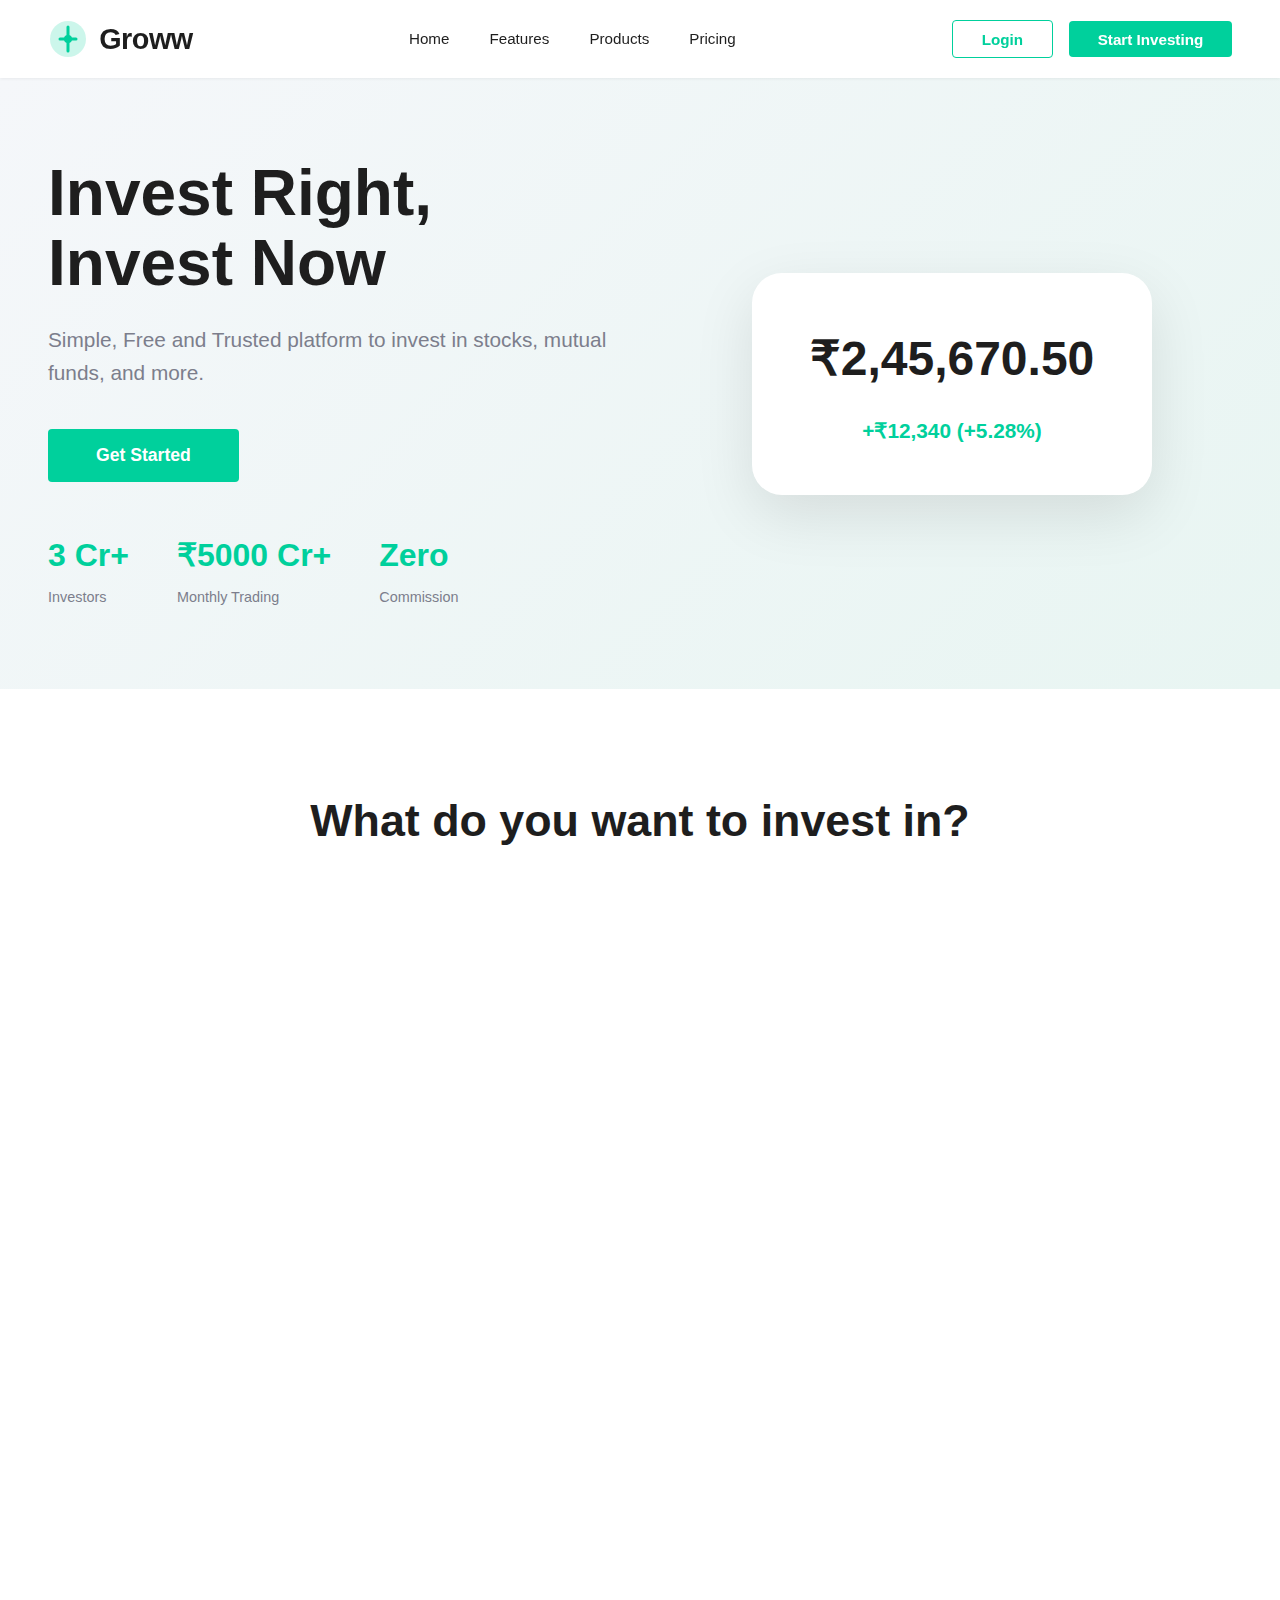
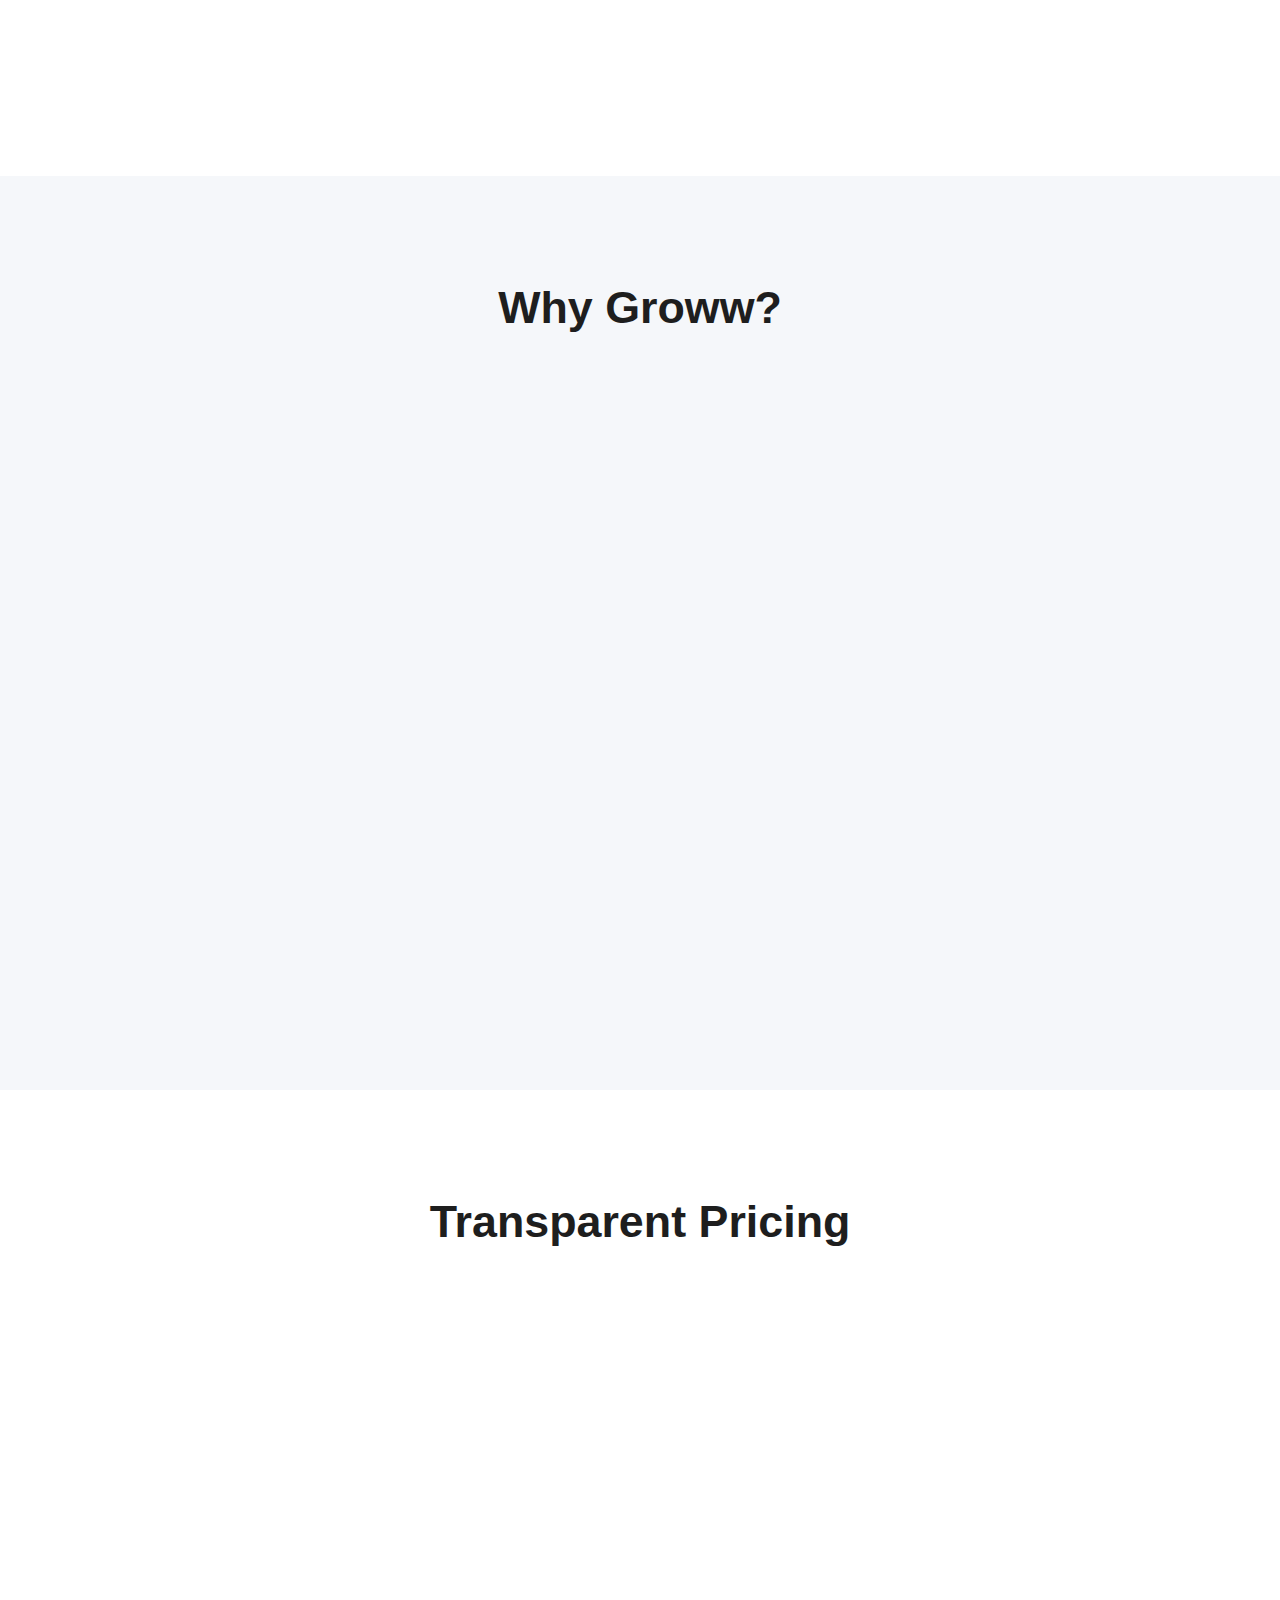
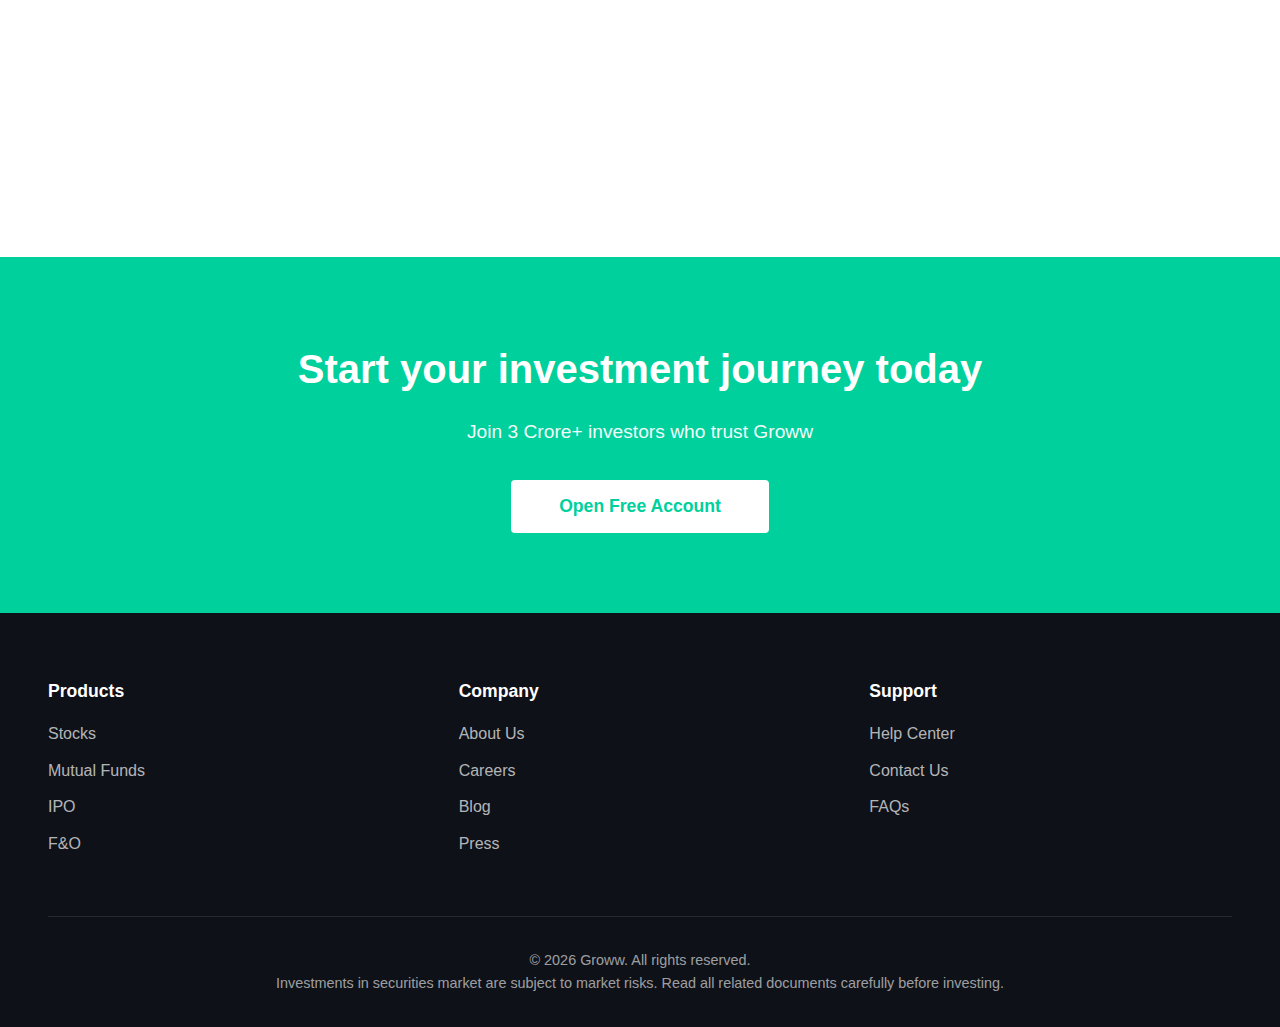
<file: website/index.html>
<!DOCTYPE html>
<html lang="en">
<head>
    <meta charset="UTF-8">
    <meta name="viewport" content="width=device-width, initial-scale=1.0">
    <title>Groww - Simple & Trusted Investment Platform</title>
    <link rel="stylesheet" href="styles.css">
</head>
<body>
    <nav class="navbar">
        <div class="nav-container">
            <div class="logo">
                <svg class="logo-icon" viewBox="0 0 40 40" width="40" height="40">
                    <circle cx="20" cy="20" r="18" fill="#00d09c" opacity="0.2"/>
                    <path d="M20 8 L20 32 M12 20 L28 20" stroke="#00d09c" stroke-width="3" stroke-linecap="round"/>
                    <circle cx="20" cy="20" r="4" fill="#00d09c"/>
                </svg>
                <span class="logo-text">Groww</span>
            </div>
            <ul class="nav-menu">
                <li><a href="#home">Home</a></li>
                <li><a href="#features">Features</a></li>
                <li><a href="#products">Products</a></li>
                <li><a href="#pricing">Pricing</a></li>
            </ul>
            <div class="nav-actions">
                <button class="login-btn-outline" onclick="window.location.href='login.html'">Login</button>
                <button class="login-btn" onclick="window.location.href='login.html'">Start Investing</button>
            </div>
        </div>
    </nav>

    <section id="home" class="hero">
        <div class="hero-content">
            <div class="hero-text">
                <h1>Invest Right,<br>Invest Now</h1>
                <p>Simple, Free and Trusted platform to invest in stocks, mutual funds, and more.</p>
                <div class="hero-buttons">
                    <button class="btn-primary" onclick="window.location.href='login.html'">Get Started</button>
                </div>
                <div class="trust-indicators">
                    <div class="indicator">
                        <div class="indicator-number">3 Cr+</div>
                        <div class="indicator-label">Investors</div>
                    </div>
                    <div class="indicator">
                        <div class="indicator-number">₹5000 Cr+</div>
                        <div class="indicator-label">Monthly Trading</div>
                    </div>
                    <div class="indicator">
                        <div class="indicator-number">Zero</div>
                        <div class="indicator-label">Commission</div>
                    </div>
                </div>
            </div>
            <div class="hero-image">
                <div class="phone-mockup">
                    <div class="mockup-content">
                        <div class="mock-portfolio">
                            <div class="mock-balance">₹2,45,670.50</div>
                            <div class="mock-profit">+₹12,340 (+5.28%)</div>
                        </div>
                    </div>
                </div>
            </div>
        </div>
    </section>

    <section id="products" class="products">
        <div class="container">
            <h2>What do you want to invest in?</h2>
            <div class="products-grid">
                <div class="product-card">
                    <div class="product-icon">📈</div>
                    <h3>Stocks</h3>
                    <p>Invest in 5000+ companies listed on NSE & BSE</p>
                    <div class="product-features">
                        <span>✓ Zero Commission</span>
                        <span>✓ Real-time Data</span>
                    </div>
                </div>
                <div class="product-card">
                    <div class="product-icon">💼</div>
                    <h3>Mutual Funds</h3>
                    <p>Discover 3000+ mutual funds from top AMCs</p>
                    <div class="product-features">
                        <span>✓ SIP Available</span>
                        <span>✓ Zero Commission</span>
                    </div>
                </div>
                <div class="product-card">
                    <div class="product-icon">🎯</div>
                    <h3>IPO</h3>
                    <p>Apply for upcoming IPOs with zero fees</p>
                    <div class="product-features">
                        <span>✓ Easy Application</span>
                        <span>✓ No Hidden Charges</span>
                    </div>
                </div>
                <div class="product-card">
                    <div class="product-icon">⚡</div>
                    <h3>F&O Trading</h3>
                    <p>Trade in Futures & Options with low brokerage</p>
                    <div class="product-features">
                        <span>✓ Advanced Charts</span>
                        <span>✓ Fast Execution</span>
                    </div>
                </div>
                <div class="product-card">
                    <div class="product-icon">🏛️</div>
                    <h3>ETFs</h3>
                    <p>Invest in Exchange Traded Funds</p>
                    <div class="product-features">
                        <span>✓ Low Cost</span>
                        <span>✓ Diversified</span>
                    </div>
                </div>
                <div class="product-card">
                    <div class="product-icon">💰</div>
                    <h3>Gold</h3>
                    <p>Buy and sell digital gold starting at ₹10</p>
                    <div class="product-features">
                        <span>✓ 24K Pure Gold</span>
                        <span>✓ Secure Storage</span>
                    </div>
                </div>
            </div>
        </div>
    </section>

    <section id="features" class="features-section">
        <div class="container">
            <h2>Why Groww?</h2>
            <div class="features-grid">
                <div class="feature-item">
                    <div class="feature-icon">🚀</div>
                    <h3>Simple & Easy</h3>
                    <p>Investing made simple for everyone. Start with just ₹100</p>
                </div>
                <div class="feature-item">
                    <div class="feature-icon">🔒</div>
                    <h3>100% Secure</h3>
                    <p>Your data and money are completely safe with bank-level encryption</p>
                </div>
                <div class="feature-item">
                    <div class="feature-icon">💵</div>
                    <h3>Zero Commission</h3>
                    <p>No commission on stocks, mutual funds, and IPO investments</p>
                </div>
                <div class="feature-item">
                    <div class="feature-icon">📱</div>
                    <h3>Powerful Platform</h3>
                    <p>Trade on-the-go with our mobile app and web platform</p>
                </div>
            </div>
        </div>
    </section>

    <section id="pricing" class="pricing-section">
        <div class="container">
            <h2>Transparent Pricing</h2>
            <div class="pricing-grid">
                <div class="pricing-card">
                    <h3>Stocks & IPO</h3>
                    <div class="price">₹0</div>
                    <p class="price-desc">Forever Free</p>
                    <ul class="price-features">
                        <li>✓ Zero brokerage on delivery</li>
                        <li>✓ No account opening charges</li>
                        <li>✓ No AMC charges</li>
                    </ul>
                </div>
                <div class="pricing-card featured">
                    <div class="popular-badge">Most Popular</div>
                    <h3>Mutual Funds</h3>
                    <div class="price">₹0</div>
                    <p class="price-desc">Forever Free</p>
                    <ul class="price-features">
                        <li>✓ Zero commission on all MFs</li>
                        <li>✓ SIP starts at ₹100</li>
                        <li>✓ Direct mutual funds</li>
                    </ul>
                </div>
                <div class="pricing-card">
                    <h3>F&O & Intraday</h3>
                    <div class="price">₹20</div>
                    <p class="price-desc">Per Trade</p>
                    <ul class="price-features">
                        <li>✓ Flat ₹20 per trade</li>
                        <li>✓ Or 0.05% (whichever is lower)</li>
                        <li>✓ No hidden charges</li>
                    </ul>
                </div>
            </div>
        </div>
    </section>

    <section class="cta-section">
        <div class="container">
            <h2>Start your investment journey today</h2>
            <p>Join 3 Crore+ investors who trust Groww</p>
            <button class="btn-primary" onclick="window.location.href='login.html'">Open Free Account</button>
        </div>
    </section>

    <footer>
        <div class="container">
            <div class="footer-content">
                <div class="footer-section">
                    <h4>Products</h4>
                    <ul>
                        <li><a href="#">Stocks</a></li>
                        <li><a href="#">Mutual Funds</a></li>
                        <li><a href="#">IPO</a></li>
                        <li><a href="#">F&O</a></li>
                    </ul>
                </div>
                <div class="footer-section">
                    <h4>Company</h4>
                    <ul>
                        <li><a href="#">About Us</a></li>
                        <li><a href="#">Careers</a></li>
                        <li><a href="#">Blog</a></li>
                        <li><a href="#">Press</a></li>
                    </ul>
                </div>
                <div class="footer-section">
                    <h4>Support</h4>
                    <ul>
                        <li><a href="#">Help Center</a></li>
                        <li><a href="#">Contact Us</a></li>
                        <li><a href="#">FAQs</a></li>
                    </ul>
                </div>
            </div>
            <div class="footer-bottom">
                <p>&copy; 2026 Groww. All rights reserved.</p>
                <p>Investments in securities market are subject to market risks. Read all related documents carefully before investing.</p>
            </div>
        </div>
    </footer>
    <script src="script.js"></script>
</body>
</html>
</file>
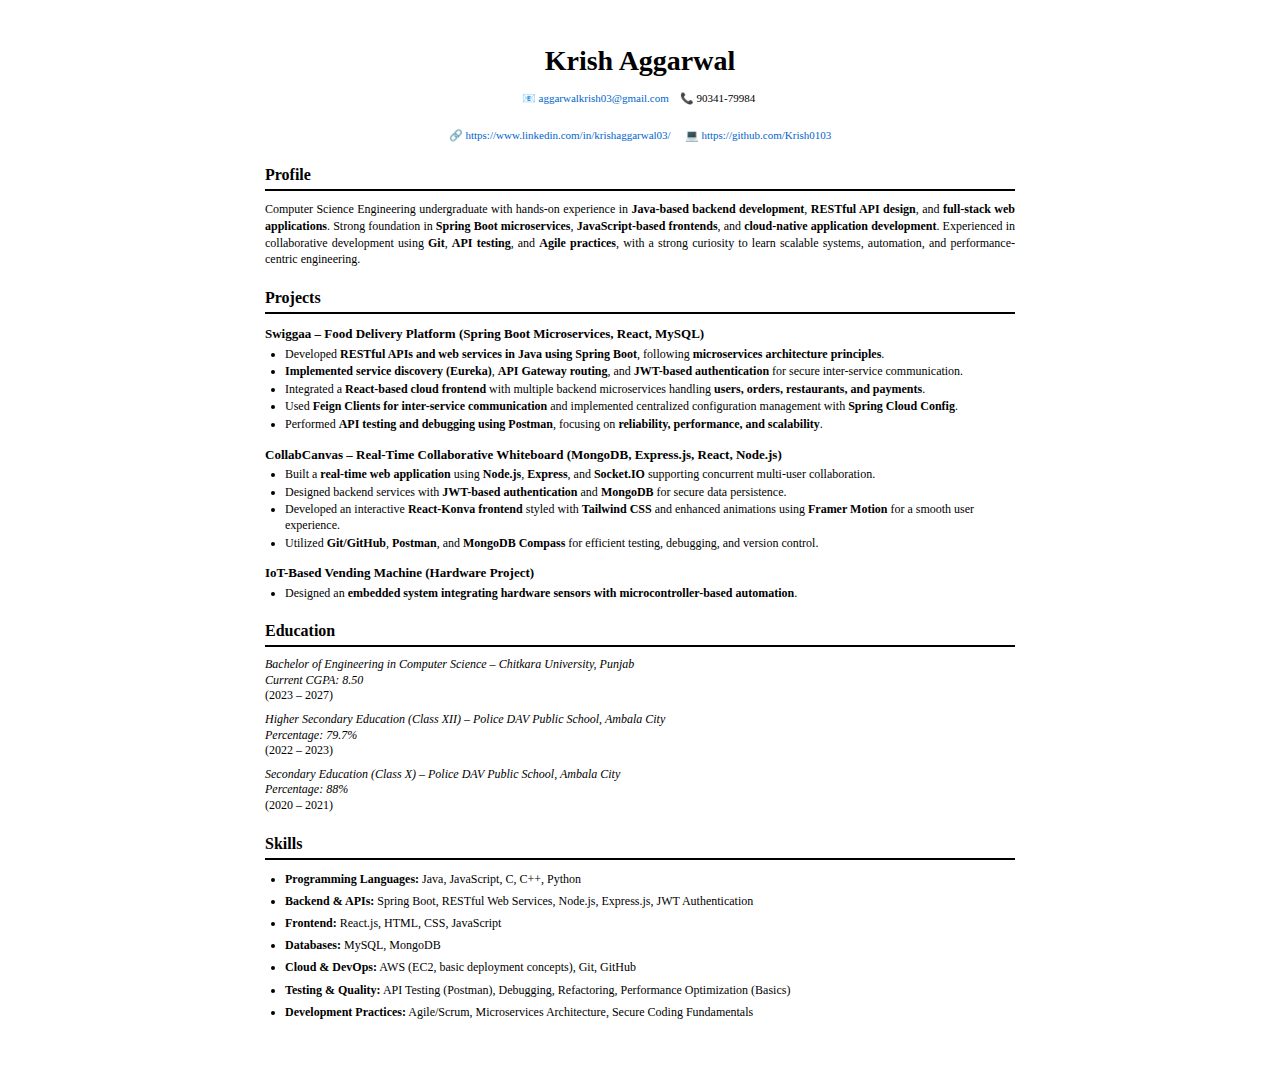
<file: Resume/resume.html>
<!DOCTYPE html>
<html lang="en">
<head>
  <meta charset="UTF-8">
  <meta name="viewport" content="width=device-width, initial-scale=1.0">
  <title>Resume - Krish Aggarwal</title>
  <style>
    * {
      margin: 0;
      padding: 0;
      box-sizing: border-box;
    }
    body {
      font-family: 'Times New Roman', Times, serif;
      max-width: 850px;
      margin: 0 auto;
      padding: 40px 50px;
      line-height: 1.5;
      color: #000;
      background: #fff;
    }
    h1 {
      text-align: center;
      font-size: 28px;
      font-weight: bold;
      margin-bottom: 8px;
    }
    .contact-info {
      text-align: center;
      font-size: 11px;
      margin-bottom: 20px;
      display: flex;
      justify-content: center;
      align-items: center;
      gap: 8px;
      flex-wrap: wrap;
    }
    .contact-info a {
      color: #0066cc;
      text-decoration: none;
    }
    .contact-info a:hover {
      text-decoration: underline;
    }
    .contact-info .separator {
      margin: 0 3px;
    }
    .section {
      margin-bottom: 18px;
    }
    .section-title {
      font-size: 16px;
      font-weight: bold;
      border-bottom: 2px solid #000;
      padding-bottom: 2px;
      margin-bottom: 10px;
      margin-top: 5px;
    }
    .profile-text {
      text-align: justify;
      font-size: 12px;
      line-height: 1.4;
    }
    .project-item {
      margin-bottom: 12px;
    }
    .project-title {
      font-weight: bold;
      font-size: 13px;
      margin-bottom: 3px;
    }
    .project-description {
      font-size: 12px;
      margin-left: 0;
    }
    .project-description ul {
      margin-left: 20px;
      margin-top: 3px;
    }
    .project-description li {
      margin-bottom: 2px;
      line-height: 1.3;
    }
    .education-item {
      font-size: 12px;
      margin-bottom: 8px;
      line-height: 1.3;
    }
    .education-title {
      font-style: italic;
    }
    .education-detail {
      font-style: italic;
    }
    .skills-list {
      font-size: 12px;
      line-height: 1.6;
    }
    .skills-list ul {
      margin-left: 20px;
    }
    .skills-list li {
      margin-bottom: 3px;
    }
    strong {
      font-weight: bold;
    }
  </style>
</head>
<body>
  <h1>Krish Aggarwal</h1>
  <div class="contact-info">
    <span>📧 <a href="mailto:aggarwalkrish03@gmail.com">aggarwalkrish03@gmail.com</a></span>
    <span class="separator">📞 90341-79984</span>
  </div>
  <div class="contact-info">
    <span class="separator">🔗 <a href="https://www.linkedin.com/in/krishaggarwal03/" target="_blank">https://www.linkedin.com/in/krishaggarwal03/</a></span>
    <span class="separator">💻 <a href="https://github.com/Krish0103" target="_blank">https://github.com/Krish0103</a></span>
  </div>

  <div class="section">
    <h2 class="section-title">Profile</h2>
    <p class="profile-text">
      Computer Science Engineering undergraduate with hands-on experience in <strong>Java-based backend development</strong>, <strong>RESTful API design</strong>, and <strong>full-stack web applications</strong>. Strong foundation in <strong>Spring Boot microservices</strong>, <strong>JavaScript-based frontends</strong>, and <strong>cloud-native application development</strong>. Experienced in collaborative development using <strong>Git</strong>, <strong>API testing</strong>, and <strong>Agile practices</strong>, with a strong curiosity to learn scalable systems, automation, and performance-centric engineering.
    </p>
  </div>
  <div class="section">
    <h2 class="section-title">Projects</h2>
    
    <div class="project-item">
      <div class="project-title">Swiggaa – Food Delivery Platform (Spring Boot Microservices, React, MySQL)</div>
      <div class="project-description">
        <ul>
  <li>
    Developed <strong>RESTful APIs and web services in Java using Spring Boot</strong>,
    following <strong>microservices architecture principles</strong>.
  </li>
  <li>
    <strong>Implemented service discovery (Eureka)</strong>, 
    <strong>API Gateway routing</strong>, and 
    <strong>JWT-based authentication</strong> for secure inter-service communication.
  </li>
  <li>
    Integrated a <strong>React-based cloud frontend</strong> with multiple backend
    microservices handling <strong>users, orders, restaurants, and payments</strong>.
  </li>
  <li>
    Used <strong>Feign Clients for inter-service communication</strong> and implemented
    centralized configuration management with <strong>Spring Cloud Config</strong>.
  </li>
  <li>
    Performed <strong>API testing and debugging using Postman</strong>, focusing on
    <strong>reliability, performance, and scalability</strong>.
  </li>
</ul>

      </div>
    </div>

    <div class="project-item">
      <div class="project-title">CollabCanvas – Real-Time Collaborative Whiteboard (MongoDB, Express.js, React, Node.js)</div>
      <div class="project-description">
        <ul>
  <li>
    Built a <strong>real-time web application</strong> using 
    <strong>Node.js</strong>, <strong>Express</strong>, and 
    <strong>Socket.IO</strong> supporting concurrent multi-user collaboration.
  </li>
  <li>
    Designed backend services with <strong>JWT-based authentication</strong> and 
    <strong>MongoDB</strong> for secure data persistence.
  </li>
  <li>
    Developed an interactive <strong>React-Konva frontend</strong> styled with 
    <strong>Tailwind CSS</strong> and enhanced animations using 
    <strong>Framer Motion</strong> for a smooth user experience.
  </li>
  <li>
    Utilized <strong>Git/GitHub</strong>, <strong>Postman</strong>, and 
    <strong>MongoDB Compass</strong> for efficient testing, debugging, and version control.
  </li>
</ul>

      </div>
    </div>

    <div class="project-item">
      <div class="project-title">IoT-Based Vending Machine (Hardware Project)</div>
      <div class="project-description">
        <ul>
          <li>Designed an <strong>embedded system integrating hardware sensors with microcontroller-based automation</strong>.</li>
        </ul>
      </div>
    </div>
  </div>

  <div class="section">
    <h2 class="section-title">Education</h2>
    
    <div class="education-item">
      <div class="education-title">Bachelor of Engineering in Computer Science – <em>Chitkara University, Punjab</em></div>
      <div class="education-detail"><em>Current CGPA: 8.50</em></div>
      <div>(2023 – 2027)</div>
    </div>

    <div class="education-item">
      <div class="education-title">Higher Secondary Education (Class XII) – <em>Police DAV Public School, Ambala City</em></div>
      <div class="education-detail"><em>Percentage: 79.7%</em></div>
      <div>(2022 – 2023)</div>
    </div>

    <div class="education-item">
      <div class="education-title">Secondary Education (Class X) – <em>Police DAV Public School, Ambala City</em></div>
      <div class="education-detail"><em>Percentage: 88%</em></div>
      <div>(2020 – 2021)</div>
    </div>
  </div>


  <div class="section">
    <h2 class="section-title">Skills</h2>
    <div class="skills-list">
      <ul>
        <li><strong>Programming Languages:</strong> Java, JavaScript, C, C++, Python</li>
        <li><strong>Backend & APIs:</strong> Spring Boot, RESTful Web Services, Node.js, Express.js, JWT Authentication</li>
        <li><strong>Frontend:</strong> React.js, HTML, CSS, JavaScript</li>
        <li><strong>Databases:</strong> MySQL, MongoDB</li>
        <li><strong>Cloud & DevOps:</strong> AWS (EC2, basic deployment concepts), Git, GitHub</li>
        <li><strong>Testing & Quality:</strong> API Testing (Postman), Debugging, Refactoring, Performance Optimization (Basics)</li>
        <li><strong>Development Practices:</strong> Agile/Scrum, Microservices Architecture, Secure Coding Fundamentals</li>
      </ul>
    </div>
  </div>

</body>
</html>
</file>
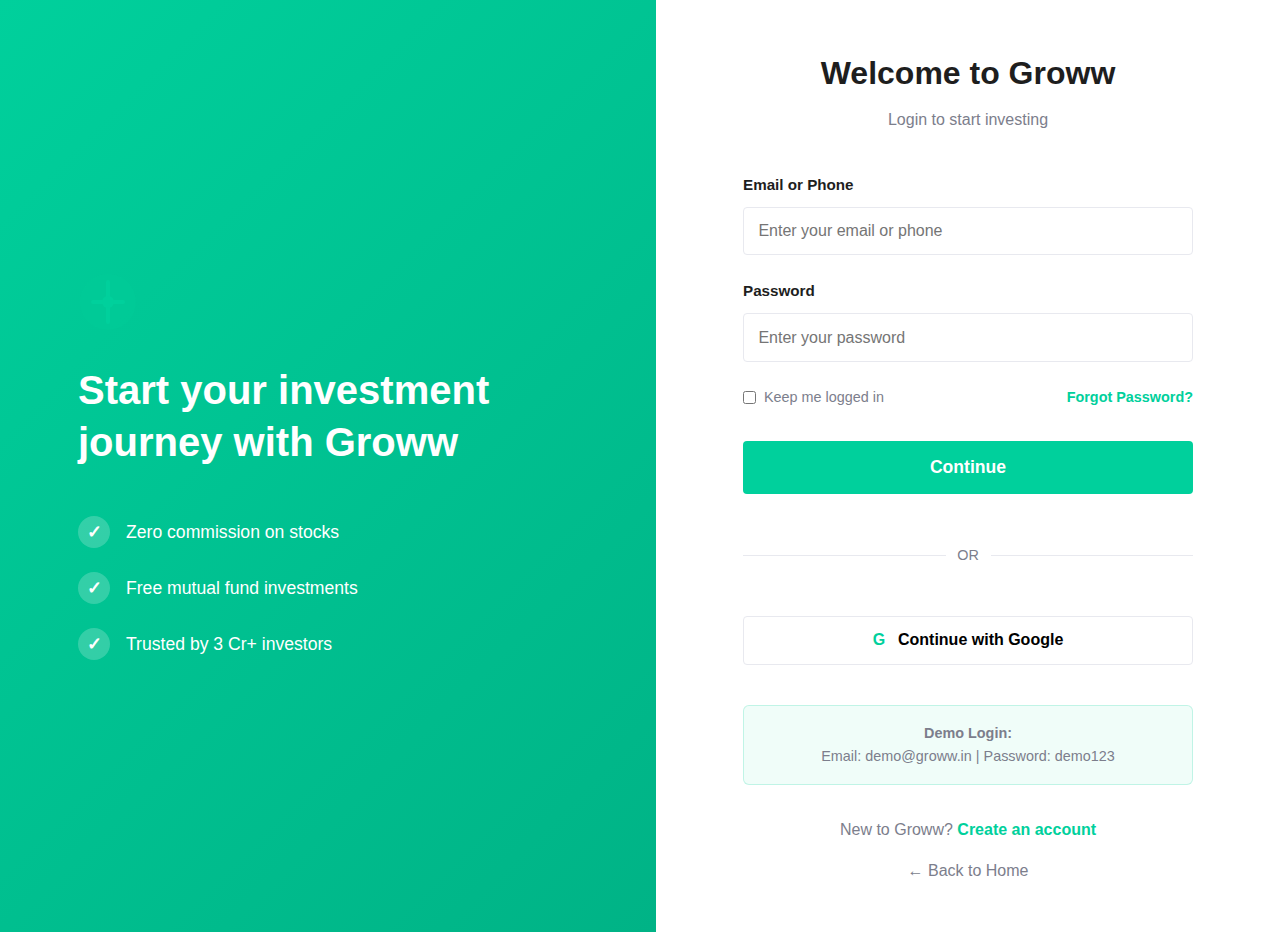
<file: website/login.html>
<!DOCTYPE html>
<html lang="en">
<head>
    <meta charset="UTF-8">
    <meta name="viewport" content="width=device-width, initial-scale=1.0">
    <title>Login - Groww</title>
    <link rel="stylesheet" href="styles.css">
</head>
<body>
    <div class="login-container">
        <div class="login-split">
            <div class="login-left">
                <div class="login-left-content">
                    <div class="logo-large">
                        <svg class="logo-icon" viewBox="0 0 60 60" width="60" height="60">
                            <circle cx="30" cy="30" r="28" fill="#00d09c" opacity="0.2"/>
                            <path d="M30 10 L30 50 M15 30 L45 30" stroke="#00d09c" stroke-width="4" stroke-linecap="round"/>
                            <circle cx="30" cy="30" r="6" fill="#00d09c"/>
                        </svg>
                    </div>
                    <h2>Start your investment journey with Groww</h2>
                    <div class="login-features">
                        <div class="login-feature">
                            <span class="feature-check">✓</span>
                            <span>Zero commission on stocks</span>
                        </div>
                        <div class="login-feature">
                            <span class="feature-check">✓</span>
                            <span>Free mutual fund investments</span>
                        </div>
                        <div class="login-feature">
                            <span class="feature-check">✓</span>
                            <span>Trusted by 3 Cr+ investors</span>
                        </div>
                    </div>
                </div>
            </div>
            
            <div class="login-right">
                <div class="login-box">
                    <div class="login-header">
                        <h2>Welcome to Groww</h2>
                        <p>Login to start investing</p>
                    </div>
                    
                    <form id="loginForm" class="login-form">
                        <div class="form-group">
                            <label for="email">Email or Phone</label>
                            <input type="text" id="email" name="email" required placeholder="Enter your email or phone">
                        </div>
                        
                        <div class="form-group">
                            <label for="password">Password</label>
                            <input type="password" id="password" name="password" required placeholder="Enter your password">
                        </div>
                        
                        <div class="form-options">
                            <label class="checkbox-label">
                                <input type="checkbox" name="remember">
                                <span>Keep me logged in</span>
                            </label>
                            <a href="#" class="forgot-password">Forgot Password?</a>
                        </div>
                        
                        <button type="submit" class="btn-primary full-width">Continue</button>
                        
                        <div class="divider">
                            <span>OR</span>
                        </div>
                        
                        <button type="button" class="btn-social google">
                            <span class="social-icon">G</span>
                            Continue with Google
                        </button>
                        
                        <div class="demo-credentials">
                            <p><strong>Demo Login:</strong></p>
                            <p>Email: demo@groww.in | Password: demo123</p>
                        </div>
                    </form>
                    
                    <div class="login-footer">
                        <p>New to Groww? <a href="#" class="signup-link">Create an account</a></p>
                        <a href="index.html" class="back-home">← Back to Home</a>
                    </div>
                </div>
            </div>
        </div>
    </div>

    <script src="script.js"></script>
</body>
</html>
</file>
<file: website/styles.css>
* {
    margin: 0;
    padding: 0;
    box-sizing: border-box;
}

:root {
    --primary-color: #00d09c;
    --primary-dark: #00b386;
    --secondary-color: #5367fe;
    --success-color: #00d09c;
    --danger-color: #eb5b3c;
    --warning-color: #f7b217;
    --dark-bg: #0e1118;
    --light-bg: #f5f7fa;
    --card-bg: #ffffff;
    --text-primary: #1e1e1e;
    --text-secondary: #7c7e8c;
    --border-color: #e8e9ef;
    --sidebar-width: 240px;
}

body {
    font-family: -apple-system, BlinkMacSystemFont, 'Segoe UI', 'Roboto', 'Oxygen', 'Ubuntu', 'Cantarell', sans-serif;
    line-height: 1.6;
    color: var(--text-primary);
    background-color: var(--light-bg);
}

/* Navbar Styles */
.navbar {
    background: var(--card-bg);
    box-shadow: 0 1px 3px rgba(0,0,0,0.06);
    position: sticky;
    top: 0;
    z-index: 1000;
}

.nav-container {
    max-width: 1400px;
    margin: 0 auto;
    padding: 1rem 3rem;
    display: flex;
    justify-content: space-between;
    align-items: center;
}

.logo {
    display: flex;
    align-items: center;
    gap: 0.7rem;
    font-size: 1.8rem;
    font-weight: 700;
    color: var(--text-primary);
    cursor: pointer;
}

.logo-icon {
    display: flex;
    align-items: center;
}

.logo-text {
    letter-spacing: -0.5px;
}

.nav-menu {
    display: flex;
    list-style: none;
    gap: 2.5rem;
}

.nav-menu a {
    text-decoration: none;
    color: var(--text-primary);
    font-weight: 500;
    font-size: 0.95rem;
    transition: color 0.2s;
}

.nav-menu a:hover {
    color: var(--primary-color);
}

.nav-actions {
    display: flex;
    gap: 1rem;
    align-items: center;
}

.login-btn-outline {
    background: transparent;
    color: var(--primary-color);
    border: 1.5px solid var(--primary-color);
    padding: 0.6rem 1.8rem;
    border-radius: 4px;
    cursor: pointer;
    font-weight: 600;
    font-size: 0.95rem;
    transition: all 0.2s;
}

.login-btn-outline:hover {
    background: rgba(0, 208, 156, 0.08);
}

.login-btn {
    background: var(--primary-color);
    color: white;
    border: none;
    padding: 0.6rem 1.8rem;
    border-radius: 4px;
    cursor: pointer;
    font-weight: 600;
    font-size: 0.95rem;
    transition: background 0.2s;
}

.login-btn:hover {
    background: var(--primary-dark);
}

/* Hero Section */
.hero {
    background: linear-gradient(135deg, #f5f7fa 0%, #e8f5f2 100%);
    padding: 5rem 3rem;
}

.hero-content {
    max-width: 1400px;
    margin: 0 auto;
    display: grid;
    grid-template-columns: 1fr 1fr;
    gap: 4rem;
    align-items: center;
}

.hero-text h1 {
    font-size: 4rem;
    font-weight: 700;
    line-height: 1.1;
    margin-bottom: 1.5rem;
    color: var(--text-primary);
}

.hero-text p {
    font-size: 1.3rem;
    color: var(--text-secondary);
    margin-bottom: 2.5rem;
    line-height: 1.6;
}

.hero-buttons {
    margin-bottom: 3rem;
}

.btn-primary {
    background: var(--primary-color);
    color: white;
    border: none;
    padding: 1rem 3rem;
    border-radius: 4px;
    font-size: 1.1rem;
    font-weight: 600;
    cursor: pointer;
    transition: all 0.2s;
}

.btn-primary:hover {
    background: var(--primary-dark);
    transform: translateY(-1px);
    box-shadow: 0 4px 12px rgba(0, 208, 156, 0.3);
}

.trust-indicators {
    display: flex;
    gap: 3rem;
}

.indicator {
    text-align: left;
}

.indicator-number {
    font-size: 2rem;
    font-weight: 700;
    color: var(--primary-color);
    margin-bottom: 0.3rem;
}

.indicator-label {
    color: var(--text-secondary);
    font-size: 0.9rem;
}

.phone-mockup {
    background: white;
    border-radius: 30px;
    padding: 3rem 2rem;
    box-shadow: 0 20px 60px rgba(0,0,0,0.1);
    max-width: 400px;
    margin: 0 auto;
}

.mock-portfolio {
    text-align: center;
}

.mock-balance {
    font-size: 3rem;
    font-weight: 700;
    margin-bottom: 1rem;
}

.mock-profit {
    color: var(--success-color);
    font-size: 1.3rem;
    font-weight: 600;
}

/* Products Section */
.products {
    padding: 6rem 3rem;
    background: var(--card-bg);
}

.container {
    max-width: 1400px;
    margin: 0 auto;
}

.products h2, .features-section h2, .pricing-section h2 {
    text-align: center;
    font-size: 2.8rem;
    margin-bottom: 4rem;
    color: var(--text-primary);
    font-weight: 700;
}

.products-grid {
    display: grid;
    grid-template-columns: repeat(auto-fit, minmax(350px, 1fr));
    gap: 2rem;
}

.product-card {
    background: var(--card-bg);
    padding: 2.5rem;
    border-radius: 12px;
    border: 1px solid var(--border-color);
    transition: all 0.3s;
}

.product-card:hover {
    transform: translateY(-4px);
    box-shadow: 0 8px 24px rgba(0,0,0,0.08);
}

.product-icon {
    font-size: 3rem;
    margin-bottom: 1.5rem;
}

.product-card h3 {
    font-size: 1.5rem;
    margin-bottom: 0.8rem;
    color: var(--text-primary);
}

.product-card p {
    color: var(--text-secondary);
    margin-bottom: 1.5rem;
    line-height: 1.6;
}

.product-features {
    display: flex;
    flex-direction: column;
    gap: 0.5rem;
    font-size: 0.9rem;
    color: var(--primary-color);
    font-weight: 500;
}

/* Features Section */
.features-section {
    padding: 6rem 3rem;
    background: var(--light-bg);
}

.features-grid {
    display: grid;
    grid-template-columns: repeat(auto-fit, minmax(280px, 1fr));
    gap: 3rem;
}

.feature-item {
    text-align: center;
    padding: 2rem;
}

.feature-icon {
    font-size: 3.5rem;
    margin-bottom: 1rem;
}

.feature-item h3 {
    font-size: 1.4rem;
    margin-bottom: 0.8rem;
    color: var(--text-primary);
}

.feature-item p {
    color: var(--text-secondary);
    line-height: 1.6;
}

/* Pricing Section */
.pricing-section {
    padding: 6rem 3rem;
    background: var(--card-bg);
}

.pricing-grid {
    display: grid;
    grid-template-columns: repeat(auto-fit, minmax(320px, 1fr));
    gap: 2rem;
    max-width: 1200px;
    margin: 0 auto;
}

.pricing-card {
    background: var(--card-bg);
    padding: 3rem 2rem;
    border-radius: 12px;
    border: 2px solid var(--border-color);
    text-align: center;
    position: relative;
    transition: all 0.3s;
}

.pricing-card.featured {
    border-color: var(--primary-color);
    box-shadow: 0 12px 32px rgba(0, 208, 156, 0.15);
}

.popular-badge {
    position: absolute;
    top: -15px;
    left: 50%;
    transform: translateX(-50%);
    background: var(--primary-color);
    color: white;
    padding: 0.4rem 1.2rem;
    border-radius: 20px;
    font-size: 0.85rem;
    font-weight: 600;
}

.pricing-card h3 {
    font-size: 1.5rem;
    margin-bottom: 1rem;
}

.price {
    font-size: 3rem;
    font-weight: 700;
    color: var(--primary-color);
    margin: 1rem 0;
}

.price-desc {
    color: var(--text-secondary);
    margin-bottom: 2rem;
}

.price-features {
    list-style: none;
    text-align: left;
    padding: 0 1rem;
}

.price-features li {
    padding: 0.6rem 0;
    color: var(--text-secondary);
}

/* CTA Section */
.cta-section {
    background: var(--primary-color);
    color: white;
    padding: 5rem 3rem;
    text-align: center;
}

.cta-section h2 {
    font-size: 2.5rem;
    margin-bottom: 1rem;
}

.cta-section p {
    font-size: 1.2rem;
    margin-bottom: 2rem;
    opacity: 0.95;
}

.cta-section .btn-primary {
    background: white;
    color: var(--primary-color);
}

.cta-section .btn-primary:hover {
    background: var(--light-bg);
}

/* Footer */
footer {
    background: var(--dark-bg);
    color: white;
    padding: 4rem 3rem 2rem;
}

.footer-content {
    max-width: 1400px;
    margin: 0 auto;
    display: grid;
    grid-template-columns: repeat(auto-fit, minmax(200px, 1fr));
    gap: 3rem;
    margin-bottom: 3rem;
}

.footer-section h4 {
    margin-bottom: 1rem;
    font-size: 1.1rem;
}

.footer-section ul {
    list-style: none;
}

.footer-section ul li {
    margin-bottom: 0.7rem;
}

.footer-section a {
    color: rgba(255, 255, 255, 0.7);
    text-decoration: none;
    transition: color 0.2s;
}

.footer-section a:hover {
    color: white;
}

.footer-bottom {
    max-width: 1400px;
    margin: 0 auto;
    padding-top: 2rem;
    border-top: 1px solid rgba(255, 255, 255, 0.1);
    text-align: center;
    color: rgba(255, 255, 255, 0.6);
    font-size: 0.9rem;
}

/* Login Page */
.login-container {
    min-height: 100vh;
    display: flex;
    background: var(--light-bg);
}

.login-split {
    display: flex;
    width: 100%;
    max-width: 1400px;
    margin: 0 auto;
}

.login-left {
    flex: 1;
    background: linear-gradient(135deg, var(--primary-color), var(--primary-dark));
    color: white;
    display: flex;
    align-items: center;
    justify-content: center;
    padding: 4rem;
}

.login-left-content {
    max-width: 500px;
}

.logo-large {
    margin-bottom: 2rem;
}

.login-left h2 {
    font-size: 2.5rem;
    margin-bottom: 3rem;
    line-height: 1.3;
}

.login-features {
    display: flex;
    flex-direction: column;
    gap: 1.5rem;
}

.login-feature {
    display: flex;
    align-items: center;
    gap: 1rem;
    font-size: 1.1rem;
}

.feature-check {
    background: rgba(255, 255, 255, 0.2);
    width: 32px;
    height: 32px;
    border-radius: 50%;
    display: flex;
    align-items: center;
    justify-content: center;
    font-weight: 700;
}

.login-right {
    flex: 1;
    display: flex;
    align-items: center;
    justify-content: center;
    padding: 3rem;
    background: white;
}

.login-box {
    width: 100%;
    max-width: 450px;
}

.login-header {
    text-align: center;
    margin-bottom: 2.5rem;
}

.login-header h2 {
    font-size: 2rem;
    margin-bottom: 0.5rem;
    color: var(--text-primary);
}

.login-header p {
    color: var(--text-secondary);
}

.login-form {
    display: flex;
    flex-direction: column;
    gap: 1.5rem;
}

.form-group {
    display: flex;
    flex-direction: column;
}

.form-group label {
    margin-bottom: 0.6rem;
    font-weight: 600;
    color: var(--text-primary);
    font-size: 0.95rem;
}

.form-group input, .form-control, .filter-select, .search-input, .search-box, .search-input-mf {
    padding: 0.9rem;
    border: 1.5px solid var(--border-color);
    border-radius: 4px;
    font-size: 1rem;
    transition: all 0.2s;
    font-family: inherit;
}

.form-group input:focus, .form-control:focus, .search-box:focus {
    outline: none;
    border-color: var(--primary-color);
    box-shadow: 0 0 0 3px rgba(0, 208, 156, 0.1);
}

.form-options {
    display: flex;
    justify-content: space-between;
    align-items: center;
    font-size: 0.9rem;
}

.checkbox-label {
    display: flex;
    align-items: center;
    gap: 0.5rem;
    cursor: pointer;
    color: var(--text-secondary);
}

.forgot-password, .signup-link {
    color: var(--primary-color);
    text-decoration: none;
    font-weight: 600;
    transition: color 0.2s;
}

.forgot-password:hover, .signup-link:hover {
    color: var(--primary-dark);
}

.full-width {
    width: 100%;
    margin-top: 0.5rem;
}

.divider {
    text-align: center;
    position: relative;
    margin: 1.5rem 0;
}

.divider::before,
.divider::after {
    content: '';
    position: absolute;
    top: 50%;
    width: 45%;
    height: 1px;
    background: var(--border-color);
}

.divider::before {
    left: 0;
}

.divider::after {
    right: 0;
}

.divider span {
    background: white;
    padding: 0 1rem;
    color: var(--text-secondary);
    font-size: 0.9rem;
}

.btn-social {
    width: 100%;
    padding: 0.9rem;
    border: 1.5px solid var(--border-color);
    background: white;
    border-radius: 4px;
    font-size: 1rem;
    font-weight: 600;
    cursor: pointer;
    display: flex;
    align-items: center;
    justify-content: center;
    gap: 0.8rem;
    transition: all 0.2s;
}

.btn-social:hover {
    background: var(--light-bg);
}

.social-icon {
    font-weight: 700;
    color: var(--primary-color);
}

.demo-credentials {
    background: #f0fdf9;
    padding: 1rem;
    border-radius: 6px;
    text-align: center;
    font-size: 0.9rem;
    color: var(--text-secondary);
    margin-top: 1rem;
    border: 1px solid rgba(0, 208, 156, 0.2);
}

.login-footer {
    text-align: center;
    margin-top: 2rem;
    color: var(--text-secondary);
}

.back-home {
    display: inline-block;
    margin-top: 1rem;
    color: var(--text-secondary);
    text-decoration: none;
}

.back-home:hover {
    color: var(--primary-color);
}

/* Dashboard Styles */
.dashboard-body {
    background: var(--light-bg);
}

.dashboard-container {
    display: flex;
    height: 100vh;
}

.sidebar {
    width: var(--sidebar-width);
    background: #fafbfc;
    border-right: 1px solid var(--border-color);
    display: flex;
    flex-direction: column;
    position: fixed;
    height: 100vh;
    overflow-y: auto;
}

.sidebar .logo {
    padding: 1.5rem 1.5rem;
    border-bottom: 1px solid var(--border-color);
}

.sidebar-nav {
    flex: 1;
    padding: 1rem 0;
}

.nav-item {
    display: flex;
    align-items: center;
    gap: 1rem;
    padding: 0.9rem 1.5rem;
    color: var(--text-secondary);
    text-decoration: none;
    transition: all 0.2s;
    cursor: pointer;
    font-weight: 500;
}

.nav-item:hover {
    background: rgba(0, 208, 156, 0.06);
    color: var(--text-primary);
}

.nav-item.active {
    background: rgba(0, 208, 156, 0.1);
    color: var(--primary-color);
    border-right: 3px solid var(--primary-color);
    font-weight: 600;
}

.nav-icon {
    font-size: 1.4rem;
}

.sidebar-footer {
    border-top: 1px solid var(--border-color);
}

.main-content {
    margin-left: var(--sidebar-width);
    flex: 1;
    overflow-y: auto;
    background: var(--light-bg);
}

.dashboard-header {
    background: var(--card-bg);
    padding: 1.2rem 2rem;
    display: flex;
    justify-content: space-between;
    align-items: center;
    box-shadow: 0 1px 3px rgba(0,0,0,0.04);
    position: sticky;
    top: 0;
    z-index: 100;
}

.header-left {
    display: flex;
    align-items: center;
    gap: 2rem;
}

.header-left h1 {
    font-size: 1.8rem;
    font-weight: 700;
}

.header-search {
    width: 400px;
}

.search-box {
    width: 100%;
}

.header-right {
    display: flex;
    align-items: center;
    gap: 1.5rem;
}

.btn-add-funds {
    background: var(--primary-color);
    color: white;
    border: none;
    padding: 0.6rem 1.5rem;
    border-radius: 4px;
    font-weight: 600;
    cursor: pointer;
    transition: background 0.2s;
}

.btn-add-funds:hover {
    background: var(--primary-dark);
}

.user-info {
    display: flex;
    align-items: center;
    gap: 0.8rem;
}

.user-name {
    font-weight: 600;
}

.user-avatar {
    width: 40px;
    height: 40px;
    border-radius: 50%;
    background: linear-gradient(135deg, var(--primary-color), var(--primary-dark));
    color: white;
    display: flex;
    align-items: center;
    justify-content: center;
    font-weight: 700;
    font-size: 0.9rem;
}

.content-area {
    padding: 2rem;
    max-width: 1400px;
    margin: 0 auto;
}

.content-section {
    display: none;
}

.content-section.active {
    display: block;
}

/* Portfolio Summary */
.portfolio-summary {
    margin-bottom: 2rem;
}

.portfolio-card {
    background: linear-gradient(135deg, var(--primary-color), var(--primary-dark));
    color: white;
    padding: 2.5rem;
    border-radius: 12px;
    margin-bottom: 1.5rem;
    display: flex;
    justify-content: space-between;
    align-items: center;
}

.balance-label {
    font-size: 0.95rem;
    opacity: 0.9;
    margin-bottom: 0.5rem;
}

.balance-amount {
    font-size: 3rem;
    font-weight: 700;
    margin-bottom: 0.8rem;
}

.balance-change {
    font-size: 1.2rem;
    font-weight: 600;
}

.balance-change.positive {
    color: rgba(255, 255, 255, 0.95);
}

.change-amount, .change-percent {
    margin-right: 0.5rem;
}

.mini-chart {
    width: 300px;
    height: 100px;
}

.portfolio-stats {
    display: grid;
    grid-template-columns: repeat(4, 1fr);
    gap: 1.5rem;
}

.stat-card {
    background: var(--card-bg);
    padding: 1.5rem;
    border-radius: 8px;
    border: 1px solid var(--border-color);
}

.stat-label {
    font-size: 0.9rem;
    color: var(--text-secondary);
    margin-bottom: 0.5rem;
}

.stat-value {
    font-size: 1.8rem;
    font-weight: 700;
}

.stat-value.positive {
    color: var(--success-color);
}

/* Dashboard Grid */
.dashboard-grid {
    display: grid;
    grid-template-columns: 1.5fr 1fr;
    gap: 2rem;
    margin-bottom: 2rem;
}

.dashboard-section {
    background: var(--card-bg);
    padding: 2rem;
    border-radius: 12px;
    border: 1px solid var(--border-color);
}

.section-header {
    display: flex;
    justify-content: space-between;
    align-items: center;
    margin-bottom: 1.5rem;
}

.section-header h2 {
    font-size: 1.4rem;
    font-weight: 700;
}

.view-all {
    color: var(--primary-color);
    text-decoration: none;
    font-weight: 600;
    font-size: 0.95rem;
}

.view-all:hover {
    color: var(--primary-dark);
}

/* Holdings */
.holdings-list {
    display: flex;
    flex-direction: column;
    gap: 1rem;
}

.holding-item {
    display: flex;
    justify-content: space-between;
    padding: 1.2rem;
    background: var(--light-bg);
    border-radius: 8px;
    transition: background 0.2s;
}

.holding-item:hover {
    background: #eef9f5;
}

.holding-name {
    font-weight: 600;
    margin-bottom: 0.3rem;
}

.holding-qty {
    font-size: 0.85rem;
    color: var(--text-secondary);
}

.holding-values {
    text-align: right;
}

.holding-current {
    font-weight: 700;
    margin-bottom: 0.3rem;
}

.holding-return {
    font-size: 0.9rem;
    font-weight: 600;
}

.holding-return.positive {
    color: var(--success-color);
}

.holding-return.negative {
    color: var(--danger-color);
}

/* Watchlist */
.watchlist-items {
    display: flex;
    flex-direction: column;
    gap: 1rem;
}

.watch-item {
    display: flex;
    justify-content: space-between;
    align-items: center;
    padding: 1rem;
    background: var(--light-bg);
    border-radius: 8px;
    transition: background 0.2s;
}

.watch-item:hover {
    background: #eef9f5;
}

.watch-name {
    font-weight: 600;
    margin-bottom: 0.2rem;
}

.watch-exchange {
    font-size: 0.8rem;
    color: var(--text-secondary);
}

.watch-values {
    text-align: right;
}

.watch-price {
    font-weight: 700;
    margin-bottom: 0.2rem;
}

.watch-change {
    font-size: 0.85rem;
    font-weight: 600;
}

.watch-change.positive {
    color: var(--success-color);
}

.watch-change.negative {
    color: var(--danger-color);
}

/* Market Indices */
.market-indices {
    background: var(--card-bg);
    padding: 2rem;
    border-radius: 12px;
    border: 1px solid var(--border-color);
}

.market-indices h2 {
    font-size: 1.4rem;
    margin-bottom: 1.5rem;
    font-weight: 700;
}

.indices-grid {
    display: grid;
    grid-template-columns: repeat(4, 1fr);
    gap: 1.5rem;
}

.index-card {
    padding: 1.5rem;
    background: var(--light-bg);
    border-radius: 8px;
    transition: all 0.2s;
}

.index-card:hover {
    background: #eef9f5;
    transform: translateY(-2px);
}

.index-name {
    font-size: 0.85rem;
    color: var(--text-secondary);
    margin-bottom: 0.5rem;
}

.index-value {
    font-size: 1.5rem;
    font-weight: 700;
    margin-bottom: 0.5rem;
}

.index-change {
    font-size: 0.9rem;
    font-weight: 600;
}

.index-change.positive {
    color: var(--success-color);
}

.index-change.negative {
    color: var(--danger-color);
}

/* Portfolio Tabs */
.portfolio-tabs {
    display: flex;
    gap: 1rem;
    margin-bottom: 2rem;
}

.tab-btn {
    background: white;
    border: 1px solid var(--border-color);
    padding: 0.7rem 1.5rem;
    border-radius: 4px;
    cursor: pointer;
    font-weight: 600;
    transition: all 0.2s;
}

.tab-btn.active {
    background: var(--primary-color);
    color: white;
    border-color: var(--primary-color);
}

.tab-btn:hover:not(.active) {
    background: var(--light-bg);
}

/* Portfolio Summary Detail */
.portfolio-summary-detail {
    display: grid;
    grid-template-columns: repeat(4, 1fr);
    gap: 1.5rem;
    margin-bottom: 2rem;
}

.summary-card {
    background: var(--card-bg);
    padding: 1.5rem;
    border-radius: 8px;
    border: 1px solid var(--border-color);
}

.summary-label {
    font-size: 0.9rem;
    color: var(--text-secondary);
    margin-bottom: 0.5rem;
}

.summary-value {
    font-size: 1.5rem;
    font-weight: 700;
}

.summary-value.positive {
    color: var(--success-color);
}

/* Holdings Table */
.portfolio-holdings {
    background: var(--card-bg);
    border-radius: 12px;
    border: 1px solid var(--border-color);
    overflow: hidden;
}

.holdings-table {
    width: 100%;
    border-collapse: collapse;
}

.holdings-table thead {
    background: var(--light-bg);
}

.holdings-table th {
    padding: 1rem;
    text-align: left;
    font-weight: 600;
    color: var(--text-secondary);
    font-size: 0.9rem;
}

.holdings-table td {
    padding: 1rem;
    border-top: 1px solid var(--border-color);
}

.holdings-table tbody tr:hover {
    background: var(--light-bg);
}

.holdings-table .positive {
    color: var(--success-color);
    font-weight: 600;
}

/* Stocks Section */
.stocks-header {
    margin-bottom: 2rem;
}

.stock-filters {
    display: flex;
    gap: 1rem;
    margin-top: 1rem;
}

.filter-btn {
    background: var(--card-bg);
    border: 1px solid var(--border-color);
    padding: 0.6rem 1.2rem;
    border-radius: 4px;
    cursor: pointer;
    font-weight: 500;
    transition: all 0.2s;
}

.filter-btn.active {
    background: var(--primary-color);
    color: white;
    border-color: var(--primary-color);
}

.filter-btn:hover:not(.active) {
    background: var(--light-bg);
}

.stocks-grid {
    display: grid;
    grid-template-columns: repeat(auto-fill, minmax(280px, 1fr));
    gap: 1.5rem;
}

.stock-card {
    background: var(--card-bg);
    padding: 1.5rem;
    border-radius: 12px;
    border: 1px solid var(--border-color);
    transition: all 0.2s;
}

.stock-card.clickable {
    cursor: pointer;
}

.stock-card:hover {
    box-shadow: 0 4px 12px rgba(0,0,0,0.08);
    transform: translateY(-2px);
}

.stock-header {
    display: flex;
    justify-content: space-between;
    align-items: flex-start;
    margin-bottom: 1rem;
}

.stock-name {
    font-weight: 700;
    margin-bottom: 0.3rem;
}

.stock-code {
    font-size: 0.85rem;
    color: var(--text-secondary);
}

.btn-icon {
    background: transparent;
    border: none;
    font-size: 1.3rem;
    cursor: pointer;
    opacity: 0.5;
    transition: opacity 0.2s;
}

.btn-icon:hover {
    opacity: 1;
}

.stock-price {
    font-size: 1.8rem;
    font-weight: 700;
    margin-bottom: 0.5rem;
}

.stock-change {
    font-size: 0.95rem;
    font-weight: 600;
    margin-bottom: 1rem;
}

.stock-change.positive {
    color: var(--success-color);
}

.stock-change.negative {
    color: var(--danger-color);
}

.btn-trade {
    width: 100%;
    padding: 0.7rem;
    border: none;
    border-radius: 4px;
    font-weight: 600;
    cursor: pointer;
    transition: all 0.2s;
}

.btn-trade.buy {
    background: var(--primary-color);
    color: white;
}

.btn-trade.buy:hover {
    background: var(--primary-dark);
}

/* Mutual Funds */
.mf-header {
    display: flex;
    justify-content: space-between;
    align-items: center;
    margin-bottom: 1.5rem;
}

.search-input-mf {
    width: 400px;
}

.mf-categories {
    display: flex;
    gap: 1rem;
    margin-bottom: 2rem;
}

.category-btn {
    background: var(--card-bg);
    border: 1px solid var(--border-color);
    padding: 0.6rem 1.2rem;
    border-radius: 4px;
    cursor: pointer;
    font-weight: 500;
    transition: all 0.2s;
}

.category-btn.active {
    background: var(--primary-color);
    color: white;
    border-color: var(--primary-color);
}

.category-btn:hover:not(.active) {
    background: var(--light-bg);
}

.mf-list {
    display: flex;
    flex-direction: column;
    gap: 1.5rem;
}

.mf-card {
    background: var(--card-bg);
    padding: 2rem;
    border-radius: 12px;
    border: 1px solid var(--border-color);
    display: flex;
    justify-content: space-between;
    align-items: center;
    transition: all 0.2s;
}

.mf-card:hover {
    box-shadow: 0 4px 12px rgba(0,0,0,0.08);
}

.mf-name {
    font-size: 1.2rem;
    font-weight: 700;
    margin-bottom: 0.3rem;
}

.mf-type {
    color: var(--text-secondary);
    font-size: 0.9rem;
    margin-bottom: 0.5rem;
}

.mf-rating {
    font-size: 0.9rem;
}

.mf-returns {
    display: flex;
    gap: 3rem;
}

.return-item {
    text-align: center;
}

.return-label {
    font-size: 0.85rem;
    color: var(--text-secondary);
    margin-bottom: 0.3rem;
}

.return-value {
    font-size: 1.3rem;
    font-weight: 700;
}

.return-value.positive {
    color: var(--success-color);
}

.btn-invest {
    background: var(--primary-color);
    color: white;
    border: none;
    padding: 0.7rem 2rem;
    border-radius: 4px;
    font-weight: 600;
    cursor: pointer;
    transition: background 0.2s;
}

.btn-invest:hover {
    background: var(--primary-dark);
}

/* Watchlist Table */
.watchlist-header {
    display: flex;
    justify-content: space-between;
    align-items: center;
    margin-bottom: 2rem;
}

.watchlist-table {
    background: var(--card-bg);
    border-radius: 12px;
    border: 1px solid var(--border-color);
    overflow: hidden;
}

.watchlist-table table {
    width: 100%;
    border-collapse: collapse;
}

.watchlist-table thead {
    background: var(--light-bg);
}

.watchlist-table th {
    padding: 1rem;
    text-align: left;
    font-weight: 600;
    color: var(--text-secondary);
    font-size: 0.9rem;
}

.watchlist-table td {
    padding: 1rem;
    border-top: 1px solid var(--border-color);
}

.watchlist-table tbody tr:hover {
    background: var(--light-bg);
}

.watchlist-table .positive {
    color: var(--success-color);
    font-weight: 600;
}

.watchlist-table .negative {
    color: var(--danger-color);
    font-weight: 600;
}

.btn-small {
    background: var(--primary-color);
    color: white;
    border: none;
    padding: 0.5rem 1.2rem;
    border-radius: 4px;
    font-weight: 600;
    cursor: pointer;
    font-size: 0.9rem;
    transition: background 0.2s;
}

.btn-small.buy:hover {
    background: var(--primary-dark);
}

/* Orders */
.orders-tabs {
    display: flex;
    gap: 1rem;
    margin-bottom: 2rem;
}

.orders-list {
    display: flex;
    flex-direction: column;
    gap: 1.5rem;
}

.order-card {
    background: var(--card-bg);
    padding: 1.5rem;
    border-radius: 12px;
    border: 1px solid var(--border-color);
}

.order-header {
    display: flex;
    justify-content: space-between;
    align-items: center;
    margin-bottom: 1rem;
}

.order-stock strong {
    display: block;
    font-size: 1.1rem;
    margin-bottom: 0.2rem;
}

.order-stock small {
    color: var(--text-secondary);
}

.order-status {
    padding: 0.4rem 0.8rem;
    border-radius: 4px;
    font-size: 0.85rem;
    font-weight: 600;
}

.order-status.executed {
    background: rgba(0, 208, 156, 0.1);
    color: var(--success-color);
}

.order-details {
    display: grid;
    grid-template-columns: repeat(4, 1fr);
    gap: 1rem;
}

.order-detail {
    display: flex;
    flex-direction: column;
    gap: 0.3rem;
}

.order-detail .label {
    font-size: 0.85rem;
    color: var(--text-secondary);
}

.order-detail .value {
    font-weight: 600;
}

.buy-text {
    color: var(--success-color);
}

/* Profile */
.profile-container {
    max-width: 800px;
}

.profile-section {
    background: var(--card-bg);
    padding: 2rem;
    border-radius: 12px;
    border: 1px solid var(--border-color);
    margin-bottom: 2rem;
}

.profile-section h3 {
    font-size: 1.2rem;
    margin-bottom: 1.5rem;
}

.bank-card {
    background: var(--light-bg);
    padding: 1.5rem;
    border-radius: 8px;
    display: flex;
    justify-content: space-between;
    align-items: center;
}

.bank-name {
    font-weight: 700;
    margin-bottom: 0.3rem;
}

.bank-account, .bank-ifsc {
    font-size: 0.9rem;
    color: var(--text-secondary);
}

.btn-secondary {
    background: transparent;
    color: var(--primary-color);
    border: 1.5px solid var(--primary-color);
    padding: 0.6rem 1.5rem;
    border-radius: 4px;
    font-weight: 600;
    cursor: pointer;
    transition: all 0.2s;
    margin-right: 1rem;
}

.btn-secondary:hover {
    background: rgba(0, 208, 156, 0.08);
}

.positive {
    color: var(--success-color);
}

.negative {
    color: var(--danger-color);
}

/* Responsive Design */
@media (max-width: 1200px) {
    .dashboard-grid {
        grid-template-columns: 1fr;
    }
    
    .indices-grid {
        grid-template-columns: repeat(2, 1fr);
    }
    
    .portfolio-stats {
        grid-template-columns: repeat(2, 1fr);
    }
}

@media (max-width: 768px) {
    .nav-menu {
        display: none;
    }
    
    .hero-content {
        grid-template-columns: 1fr;
    }
    
    .hero-text h1 {
        font-size: 2.5rem;
    }
    
    .login-split {
        flex-direction: column;
    }
    
    .login-left {
        display: none;
    }
    
    .sidebar {
        width: 70px;
    }
    
    .sidebar .logo-text,
    .nav-item span {
        display: none;
    }
    
    .main-content {
        margin-left: 70px;
    }
    
    .header-search {
        display: none;
    }
    
    .portfolio-stats {
        grid-template-columns: 1fr;
    }
    
    .indices-grid {
        grid-template-columns: 1fr;
    }
}

/* ============================================
   ENHANCED OVERVIEW SECTION
   ============================================ */

.portfolio-summary-enhanced {
    background: white;
    border-radius: 16px;
    padding: 24px;
    margin-bottom: 24px;
    box-shadow: 0 2px 8px rgba(0, 0, 0, 0.05);
}

.summary-header {
    display: flex;
    justify-content: space-between;
    align-items: center;
    margin-bottom: 24px;
}

.summary-header h2 {
    margin: 0;
    font-size: 1.5rem;
    color: var(--text-primary);
}

.summary-subtitle {
    color: var(--text-secondary);
    font-size: 0.9rem;
    margin: 4px 0 0 0;
}

.summary-period-selector {
    display: flex;
    gap: 8px;
}

.period-btn {
    padding: 6px 16px;
    border: 1px solid var(--border-color);
    background: white;
    border-radius: 8px;
    cursor: pointer;
    font-size: 0.85rem;
    font-weight: 500;
    transition: all 0.2s;
}

.period-btn:hover {
    background: #f8f9fa;
    border-color: var(--primary-color);
}

.period-btn.active {
    background: var(--primary-color);
    color: white;
    border-color: var(--primary-color);
}

.portfolio-chart-container {
    display: grid;
    grid-template-columns: 300px 1fr;
    gap: 24px;
    align-items: start;
}

.portfolio-stats-inline {
    display: flex;
    flex-direction: column;
    gap: 16px;
}

.stat-card-large {
    padding: 20px;
    background: linear-gradient(135deg, #00d09c 0%, #00b386 100%);
    border-radius: 12px;
    color: white;
}

.stat-card-large .stat-label {
    font-size: 0.85rem;
    opacity: 0.9;
    margin-bottom: 8px;
}

.stat-value-large {
    font-size: 2rem;
    font-weight: 700;
    margin-bottom: 8px;
}

.stat-card-large .stat-change {
    font-size: 0.95rem;
}

.stat-card-medium {
    padding: 16px;
    background: #f8f9fa;
    border-radius: 10px;
}

.stat-card-medium .stat-label {
    font-size: 0.8rem;
    color: var(--text-secondary);
    margin-bottom: 6px;
}

.stat-value-medium {
    font-size: 1.25rem;
    font-weight: 600;
    color: var(--text-primary);
}

.portfolio-main-chart {
    background: white;
    border-radius: 12px;
    padding: 16px;
    height: 300px;
    border: 1px solid var(--border-color);
}

.portfolio-main-chart canvas {
    max-height: 100%;
}

/* Holdings with Charts */
.holdings-with-charts {
    margin-bottom: 32px;
}

.holdings-with-charts .section-header {
    display: flex;
    justify-content: space-between;
    align-items: center;
    margin-bottom: 16px;
}

.holdings-with-charts h2 {
    font-size: 1.3rem;
    margin: 0;
}

.view-all {
    color: var(--primary-color);
    text-decoration: none;
    font-size: 0.9rem;
    font-weight: 500;
    transition: opacity 0.2s;
}

.view-all:hover {
    opacity: 0.8;
}

.holdings-grid {
    display: grid;
    grid-template-columns: repeat(auto-fill, minmax(280px, 1fr));
    gap: 16px;
}

.holding-card-enhanced {
    background: white;
    border-radius: 12px;
    padding: 16px;
    border: 1px solid var(--border-color);
    cursor: pointer;
    transition: all 0.3s;
}

.holding-card-enhanced:hover {
    box-shadow: 0 6px 16px rgba(0, 0, 0, 0.1);
    transform: translateY(-4px);
}

.holding-header {
    display: flex;
    justify-content: space-between;
    align-items: start;
    margin-bottom: 12px;
}

.holding-symbol {
    font-weight: 600;
    font-size: 1rem;
    color: var(--text-primary);
}

.holding-name-small {
    font-size: 0.75rem;
    color: var(--text-secondary);
    margin-top: 2px;
}

.icon-btn-sm {
    background: none;
    border: none;
    font-size: 1.2rem;
    cursor: pointer;
    color: var(--text-secondary);
    padding: 4px;
    transition: all 0.2s;
}

.icon-btn-sm:hover {
    color: var(--text-primary);
    background: #f0f0f0;
    border-radius: 4px;
}

.holding-chart-mini {
    margin: 12px -8px;
    height: 60px;
}

.holding-stats {
    display: flex;
    justify-content: space-between;
    align-items: center;
    padding-top: 12px;
    border-top: 1px solid var(--border-color);
}

.holding-value,
.holding-pnl {
    display: flex;
    flex-direction: column;
    gap: 4px;
}

.holding-stats .label {
    font-size: 0.75rem;
    color: var(--text-secondary);
}

.holding-stats .value {
    font-size: 0.95rem;
    font-weight: 600;
}

.holding-pnl.positive .value {
    color: var(--success-color);
}

.holding-pnl.negative .value {
    color: var(--danger-color);
}

/* Market Indices Enhanced */
.market-indices-enhanced {
    margin-bottom: 32px;
}

.market-status-badge {
    display: inline-block;
    padding: 4px 12px;
    background: #e8f5e9;
    color: #2e7d32;
    border-radius: 12px;
    font-size: 0.8rem;
    font-weight: 500;
}

.market-status-badge.closed {
    background: #ffebee;
    color: #c62828;
}

.indices-grid {
    display: grid;
    grid-template-columns: repeat(auto-fill, minmax(240px, 1fr));
    gap: 16px;
}

.index-card-enhanced {
    background: white;
    border-radius: 12px;
    padding: 16px;
    border: 1px solid var(--border-color);
    transition: all 0.2s;
}

.index-card-enhanced:hover {
    box-shadow: 0 4px 12px rgba(0, 0, 0, 0.08);
}

.index-header {
    display: flex;
    justify-content: space-between;
    align-items: start;
    margin-bottom: 8px;
}

.index-name {
    font-size: 0.85rem;
    font-weight: 600;
    color: var(--text-secondary);
}

.index-value {
    font-size: 1.25rem;
    font-weight: 700;
    color: var(--text-primary);
}

.index-change {
    font-size: 0.85rem;
    font-weight: 500;
    margin-bottom: 12px;
}

.index-sparkline {
    height: 40px;
    margin-top: 8px;
}

/* Trending Stocks Overview */
.trending-stocks-overview {
    margin-bottom: 32px;
}

.stocks-grid-overview {
    display: grid;
    grid-template-columns: repeat(auto-fill, minmax(200px, 1fr));
    gap: 16px;
}

.trending-stock-card {
    background: white;
    border-radius: 12px;
    padding: 14px;
    border: 1px solid var(--border-color);
    cursor: pointer;
    transition: all 0.3s;
}

.trending-stock-card:hover {
    box-shadow: 0 6px 16px rgba(0, 0, 0, 0.1);
    transform: translateY(-4px);
}

.trending-header {
    display: flex;
    justify-content: space-between;
    align-items: start;
    margin-bottom: 10px;
}

.trending-symbol {
    font-weight: 600;
    font-size: 0.95rem;
    color: var(--text-primary);
}

.trending-name {
    font-size: 0.7rem;
    color: var(--text-secondary);
    margin-top: 2px;
}

.watchlist-btn-sm {
    background: none;
    border: none;
    font-size: 1rem;
    cursor: pointer;
    opacity: 0.5;
    transition: all 0.2s;
}

.watchlist-btn-sm:hover {
    opacity: 1;
    transform: scale(1.2);
}

.trending-price {
    font-size: 1.1rem;
    font-weight: 600;
    color: var(--text-primary);
    margin-bottom: 4px;
}

.trending-change {
    font-size: 0.85rem;
    font-weight: 500;
    margin-bottom: 10px;
}

.trending-mini-chart {
    height: 50px;
    margin: 8px -6px 0 -6px;
}

/* ============================================
   RESPONSIVE UPDATES FOR OVERVIEW
   ============================================ */

@media (max-width: 1024px) {
    .portfolio-chart-container {
        grid-template-columns: 1fr;
    }

    .portfolio-stats-inline {
        flex-direction: row;
        flex-wrap: wrap;
    }

    .stat-card-large {
        flex: 1 1 100%;
    }

    .stat-card-medium {
        flex: 1 1 calc(33% - 12px);
    }
}

@media (max-width: 768px) {
    .summary-header {
        flex-direction: column;
        align-items: flex-start;
        gap: 16px;
    }

    .summary-period-selector {
        width: 100%;
        justify-content: space-between;
    }

    .period-btn {
        flex: 1;
        padding: 8px 12px;
        font-size: 0.8rem;
    }

    .holdings-grid {
        grid-template-columns: 1fr;
    }

    .indices-grid {
        grid-template-columns: 1fr;
    }

    .stocks-grid-overview {
        grid-template-columns: repeat(2, 1fr);
    }

    .stat-card-medium {
        flex: 1 1 calc(50% - 8px);
    }

    .portfolio-main-chart {
        height: 250px;
    }
}

@media (max-width: 480px) {
    .stocks-grid-overview {
        grid-template-columns: 1fr;
    }

    .stat-value-large {
        font-size: 1.5rem;
    }

    .portfolio-summary-enhanced {
        padding: 16px;
    }
}

/* ============================================
   SEARCH RESULTS STYLES
   ============================================ */

.header-search {
    position: relative;
    flex: 1;
    max-width: 500px;
    margin-left: 2rem;
}

.search-results {
    position: absolute;
    top: calc(100% + 8px);
    left: 0;
    right: 0;
    background: white;
    border-radius: 12px;
    box-shadow: 0 8px 24px rgba(0, 0, 0, 0.15);
    max-height: 400px;
    overflow-y: auto;
    display: none;
    z-index: 1000;
}

.search-results.visible {
    display: block;
}

.search-result-item {
    padding: 12px 16px;
    border-bottom: 1px solid var(--border-color);
    cursor: pointer;
    transition: background-color 0.2s;
}

.search-result-item:last-child {
    border-bottom: none;
}

.search-result-item:hover {
    background-color: #f8f9fa;
}

.result-main {
    display: flex;
    align-items: center;
    gap: 12px;
    margin-bottom: 4px;
}

.result-symbol {
    font-weight: 600;
    font-size: 0.95rem;
    color: var(--text-primary);
}

.result-name {
    font-size: 0.85rem;
    color: var(--text-secondary);
    flex: 1;
    white-space: nowrap;
    overflow: hidden;
    text-overflow: ellipsis;
}

.result-details {
    display: flex;
    justify-content: space-between;
    align-items: center;
    font-size: 0.8rem;
}

.result-sector {
    color: var(--text-secondary);
}

.result-price {
    font-weight: 500;
}

.result-price.positive {
    color: var(--success-color);
}

.result-price.negative {
    color: var(--danger-color);
}

.result-price span {
    font-size: 0.75rem;
    margin-left: 4px;
}

.search-loading,
.search-no-results,
.search-error {
    padding: 20px;
    text-align: center;
    color: var(--text-secondary);
    font-size: 0.9rem;
}

.search-error {
    color: var(--danger-color);
}

/* ============================================
   STOCK DETAIL MODAL STYLES
   ============================================ */

.stock-modal {
    position: fixed;
    top: 0;
    left: 0;
    right: 0;
    bottom: 0;
    z-index: 2000;
    display: none;
    align-items: center;
    justify-content: center;
}

.stock-modal.active {
    display: flex;
}

.modal-overlay {
    position: absolute;
    top: 0;
    left: 0;
    right: 0;
    bottom: 0;
    background: rgba(0, 0, 0, 0.6);
    backdrop-filter: blur(4px);
}

.modal-content {
    position: relative;
    background: white;
    border-radius: 16px;
    width: 90%;
    max-width: 900px;
    max-height: 85vh;
    overflow-y: auto;
    box-shadow: 0 20px 60px rgba(0, 0, 0, 0.3);
    animation: modalSlideUp 0.3s ease-out;
}

@keyframes modalSlideUp {
    from {
        opacity: 0;
        transform: translateY(50px);
    }
    to {
        opacity: 1;
        transform: translateY(0);
    }
}

.modal-header {
    display: flex;
    justify-content: space-between;
    align-items: flex-start;
    padding: 24px;
    border-bottom: 1px solid var(--border-color);
}

.modal-title h2 {
    font-size: 1.5rem;
    margin-bottom: 4px;
    color: var(--text-primary);
}

.modal-title p {
    font-size: 0.9rem;
    color: var(--text-secondary);
}

.modal-close {
    background: none;
    border: none;
    font-size: 1.5rem;
    cursor: pointer;
    color: var(--text-secondary);
    padding: 4px 8px;
    border-radius: 4px;
    transition: all 0.2s;
}

.modal-close:hover {
    background: #f0f0f0;
    color: var(--text-primary);
}

.modal-body {
    padding: 24px;
}

.modal-price-info {
    margin-bottom: 20px;
}

.modal-price {
    font-size: 2rem;
    font-weight: 700;
    color: var(--text-primary);
    margin-bottom: 8px;
}

.modal-change-info {
    display: flex;
    gap: 8px;
    font-size: 1rem;
}

.modal-change-info span {
    font-weight: 500;
}

.chart-controls {
    display: flex;
    gap: 8px;
    margin-bottom: 20px;
    flex-wrap: wrap;
}

.chart-period-btn {
    padding: 8px 16px;
    border: 1px solid var(--border-color);
    background: white;
    border-radius: 8px;
    cursor: pointer;
    font-size: 0.9rem;
    font-weight: 500;
    transition: all 0.2s;
}

.chart-period-btn:hover {
    background: #f8f9fa;
    border-color: var(--primary-color);
}

.chart-period-btn.active {
    background: var(--primary-color);
    color: white;
    border-color: var(--primary-color);
}

.modal-chart-container {
    background: white;
    border-radius: 12px;
    padding: 20px;
    margin-bottom: 20px;
    height: 400px;
    border: 1px solid var(--border-color);
}

.modal-chart-container canvas {
    max-height: 100%;
}

.modal-actions {
    display: flex;
    gap: 12px;
    padding-top: 20px;
    border-top: 1px solid var(--border-color);
}

.modal-actions button {
    flex: 1;
    padding: 12px 24px;
    font-size: 1rem;
}

/* ============================================
   LOADING & ERROR STATES
   ============================================ */

.loading-spinner {
    text-align: center;
    padding: 40px;
    color: var(--text-secondary);
}

.loading-spinner::after {
    content: '';
    display: inline-block;
    width: 40px;
    height: 40px;
    border: 4px solid var(--border-color);
    border-top-color: var(--primary-color);
    border-radius: 50%;
    animation: spin 0.8s linear infinite;
}

@keyframes spin {
    to {
        transform: rotate(360deg);
    }
}

.error-message {
    padding: 20px;
    text-align: center;
    color: var(--danger-color);
    background: #fff5f5;
    border-radius: 8px;
    margin: 20px;
}

/* ============================================
   RESPONSIVE ADJUSTMENTS FOR NEW FEATURES
   ============================================ */

@media (max-width: 768px) {
    .header-search {
        margin-left: 0;
        max-width: 100%;
    }

    .modal-content {
        width: 95%;
        max-height: 90vh;
    }

    .modal-chart-container {
        height: 300px;
        padding: 12px;
    }

    .modal-price {
        font-size: 1.5rem;
    }

    .chart-controls {
        justify-content: center;
    }

    .chart-period-btn {
        padding: 6px 12px;
        font-size: 0.85rem;
    }

    .modal-actions {
        flex-direction: column;
    }
}
</file>
